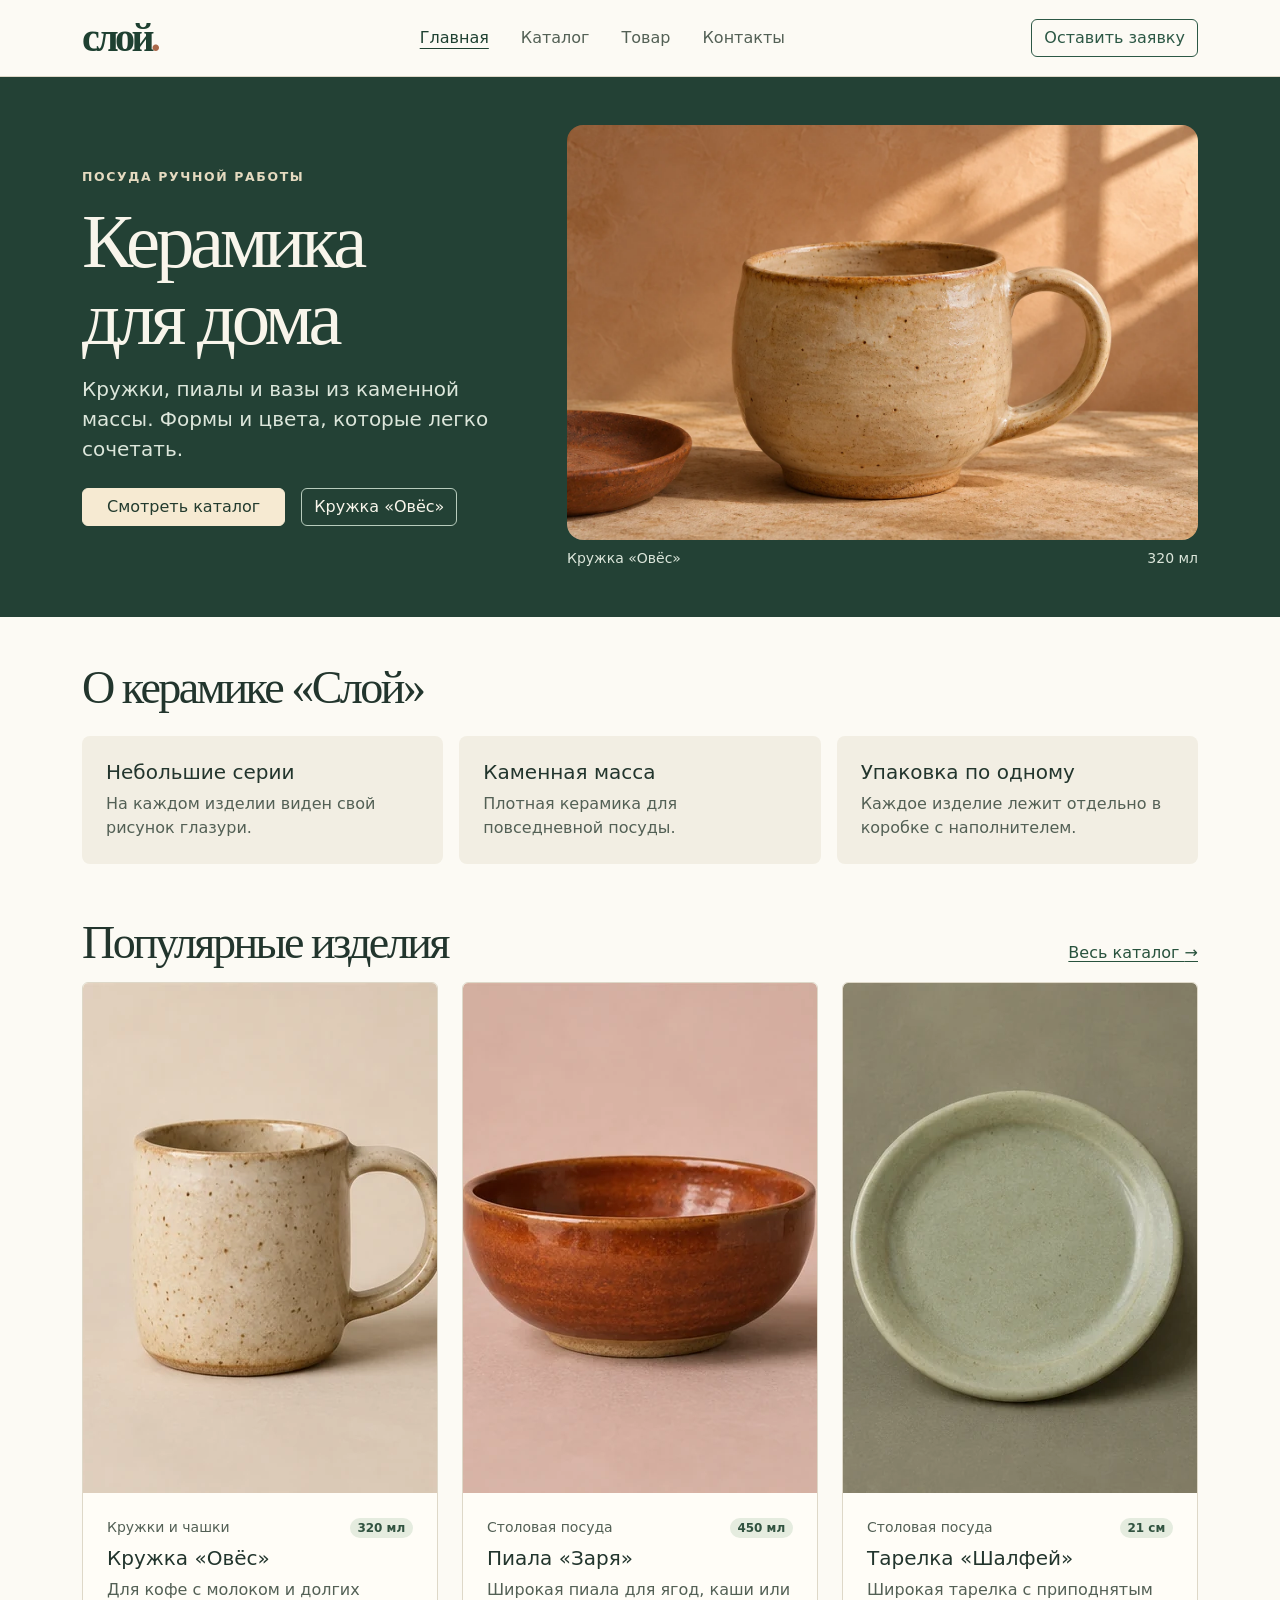
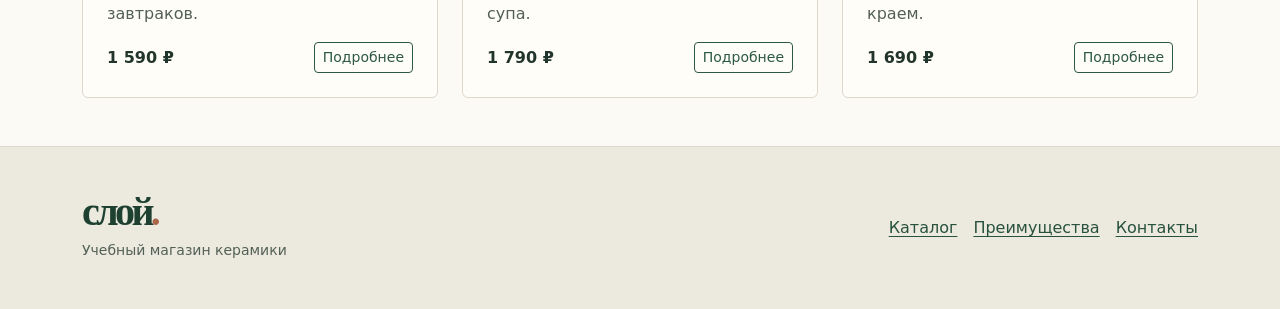
<file: index.html>
<!doctype html>
<html lang="ru">
<head>
  <meta charset="utf-8">
  <meta name="viewport" content="width=device-width, initial-scale=1">
  <meta name="description" content="Магазин «Слой». Посуда и предметы для дома из каменной керамики.">
  <title>Керамика ручной работы — Слой</title>
  <link rel="stylesheet" href="vendor/bootstrap/css/bootstrap.min.css">
  <link rel="stylesheet" href="css/custom.css">
  <link rel="icon" href="images/oves.webp" type="image/webp">
  <script src="vendor/bootstrap/js/bootstrap.bundle.min.js" defer></script>
</head>
<body id="top">
  <a class="visually-hidden-focusable skip-link" href="#main">К содержимому</a>
  <header class="border-bottom site-header">
    <nav class="navbar navbar-expand-md py-3" aria-label="Основная навигация">
      <div class="container">
        <a class="navbar-brand wordmark" href="index.html" aria-label="Слой, главная">слой<span>.</span></a>
        <button class="navbar-toggler" type="button" data-bs-toggle="collapse" data-bs-target="#site-menu" aria-controls="site-menu" aria-expanded="false" aria-label="Открыть меню">
          <span class="navbar-toggler-icon"></span>
        </button>
        <div class="collapse navbar-collapse" id="site-menu">
          <ul class="navbar-nav mx-md-auto gap-md-3">
            <li class="nav-item"><a class="nav-link active" aria-current="page" href="index.html">Главная</a></li>
            <li class="nav-item"><a class="nav-link" href="catalog.html">Каталог</a></li>
            <li class="nav-item"><a class="nav-link" href="product.html">Товар</a></li>
            <li class="nav-item"><a class="nav-link" href="contacts.html">Контакты</a></li>
          </ul>
          <a class="btn btn-outline-primary mt-2 mt-md-0" href="order.html">Оставить заявку</a>
        </div>
      </div>
    </nav>
  </header>
  <main id="main" tabindex="-1">
    <section class="container-fluid px-0 shop-hero" aria-labelledby="hero-title">
      <div class="container py-4 py-lg-5">
        <div class="row g-4 gx-lg-5 align-items-center">
          <div class="col-12 col-lg-5">
            <p class="shop-kicker mb-3">Посуда ручной работы</p>
            <h1 class="shop-display mb-3" id="hero-title">Керамика<br>для дома</h1>
            <p class="lead text-body-secondary mb-4">Кружки, пиалы и вазы из каменной массы. Формы и цвета, которые легко сочетать.</p>
            <div class="d-flex flex-wrap align-items-center gap-2 gap-sm-3">
              <a class="btn btn-primary px-4" href="catalog.html">Смотреть каталог</a>
              <a class="btn btn-outline-primary" href="product.html?item=oves">Кружка «Овёс»</a>
            </div>
          </div>
          <div class="col-12 col-lg-7">
            <figure class="mb-0 shop-figure" id="featured">
              <img class="img-fluid w-100 rounded-4 shop-hero-photo" src="images/hero.webp" width="1440" height="960" alt="Кружка «Овёс» в утреннем свете" fetchpriority="high">
              <figcaption class="d-flex justify-content-between gap-3 pt-2 small text-body-secondary">
                <span>Кружка «Овёс»</span><span>320 мл</span>
              </figcaption>
            </figure>
          </div>
        </div>
      </div>
    </section>

    <section class="container my-4 my-lg-5" id="advantages" aria-labelledby="advantages-title">
      <h2 class="shop-heading mb-3" id="advantages-title">О керамике «Слой»</h2>
      <div class="row g-3 py-2">
        <div class="col-12 col-md-4">
          <div class="shop-value rounded-3 p-3 p-xl-4 h-100">
            <h3 class="h5">Небольшие серии</h3>
            <p class="mb-0 text-body-secondary">На каждом изделии виден свой рисунок глазури.</p>
          </div>
        </div>
        <div class="col-12 col-md-4">
          <div class="shop-value rounded-3 p-3 p-xl-4 h-100">
            <h3 class="h5">Каменная масса</h3>
            <p class="mb-0 text-body-secondary">Плотная керамика для повседневной посуды.</p>
          </div>
        </div>
        <div class="col-12 col-md-4">
          <div class="shop-value rounded-3 p-3 p-xl-4 h-100">
            <h3 class="h5">Упаковка по одному</h3>
            <p class="mb-0 text-body-secondary">Каждое изделие лежит отдельно в коробке с наполнителем.</p>
          </div>
        </div>
      </div>
    </section>

    <section class="container my-4 my-lg-5" id="popular" aria-labelledby="popular-title">
      <div class="d-flex flex-wrap justify-content-between align-items-baseline gap-2 mb-3">
        <h2 class="shop-heading mb-0" id="popular-title">Популярные изделия</h2>
        <a href="catalog.html">Весь каталог <span aria-hidden="true">→</span></a>
      </div>
      <div class="row g-4">
          <div class="col-12 col-md-6 col-lg-4">
            <article class="card h-100 shop-card">
              <img class="card-img-top" src="images/oves.webp" width="510" height="510" alt="Песочная кружка с крапинками и широкой ручкой" loading="lazy">
              <div class="card-body d-flex flex-column p-3 p-xl-4">
                <div class="d-flex align-items-center justify-content-between gap-2 mb-2">
                  <p class="small text-body-secondary mb-0">Кружки и чашки</p>
                  <span class="badge rounded-pill shop-badge">320 мл</span>
                </div>
                <h3 class="card-title h5">Кружка «Овёс»</h3>
                <p class="card-text text-body-secondary">Для кофе с молоком и долгих завтраков.</p>
                <div class="d-flex flex-wrap justify-content-between align-items-center gap-2 mt-auto">
                  <strong>1 590 ₽</strong>
                  <a class="btn btn-outline-primary btn-sm" href="product.html?item=oves" aria-label="Подробнее о товаре Кружка «Овёс»">Подробнее</a>
                </div>
              </div>
            </article>
          </div>
          <div class="col-12 col-md-6 col-lg-4">
            <article class="card h-100 shop-card">
              <img class="card-img-top" src="images/zarya.webp" width="510" height="510" alt="Глянцевая терракотовая пиала на розовом фоне" loading="lazy">
              <div class="card-body d-flex flex-column p-3 p-xl-4">
                <div class="d-flex align-items-center justify-content-between gap-2 mb-2">
                  <p class="small text-body-secondary mb-0">Столовая посуда</p>
                  <span class="badge rounded-pill shop-badge">450 мл</span>
                </div>
                <h3 class="card-title h5">Пиала «Заря»</h3>
                <p class="card-text text-body-secondary">Широкая пиала для ягод, каши или супа.</p>
                <div class="d-flex flex-wrap justify-content-between align-items-center gap-2 mt-auto">
                  <strong>1 790 ₽</strong>
                  <a class="btn btn-outline-primary btn-sm" href="product.html?item=zarya" aria-label="Подробнее о товаре Пиала «Заря»">Подробнее</a>
                </div>
              </div>
            </article>
          </div>
          <div class="col-12 col-md-6 col-lg-4">
            <article class="card h-100 shop-card">
              <img class="card-img-top" src="images/shalfei.webp" width="510" height="510" alt="Матовая серо-зелёная тарелка с приподнятым бортиком" loading="lazy">
              <div class="card-body d-flex flex-column p-3 p-xl-4">
                <div class="d-flex align-items-center justify-content-between gap-2 mb-2">
                  <p class="small text-body-secondary mb-0">Столовая посуда</p>
                  <span class="badge rounded-pill shop-badge">21 см</span>
                </div>
                <h3 class="card-title h5">Тарелка «Шалфей»</h3>
                <p class="card-text text-body-secondary">Широкая тарелка с приподнятым краем.</p>
                <div class="d-flex flex-wrap justify-content-between align-items-center gap-2 mt-auto">
                  <strong>1 690 ₽</strong>
                  <a class="btn btn-outline-primary btn-sm" href="product.html?item=shalfei" aria-label="Подробнее о товаре Тарелка «Шалфей»">Подробнее</a>
                </div>
              </div>
            </article>
          </div>
      </div>
    </section>
  </main>
  <footer class="container-fluid border-top shop-footer" id="contacts">
    <div class="container py-4 py-md-5">
      <div class="row g-3 align-items-center">
        <div class="col-12 col-md-6">
          <a class="d-inline-block wordmark" href="index.html" aria-label="Слой, главная">слой<span>.</span></a>
          <p class="small text-body-secondary mt-2 mb-0">Учебный магазин керамики</p>
        </div>
        <div class="col-12 col-md-6">
          <div class="d-flex flex-wrap gap-3 justify-content-md-end">
            <a href="catalog.html">Каталог</a>
            <a href="index.html#advantages">Преимущества</a>
            <a href="contacts.html">Контакты</a>
          </div>
        </div>
      </div>
    </div>
  </footer>
</body>
</html>
</file>
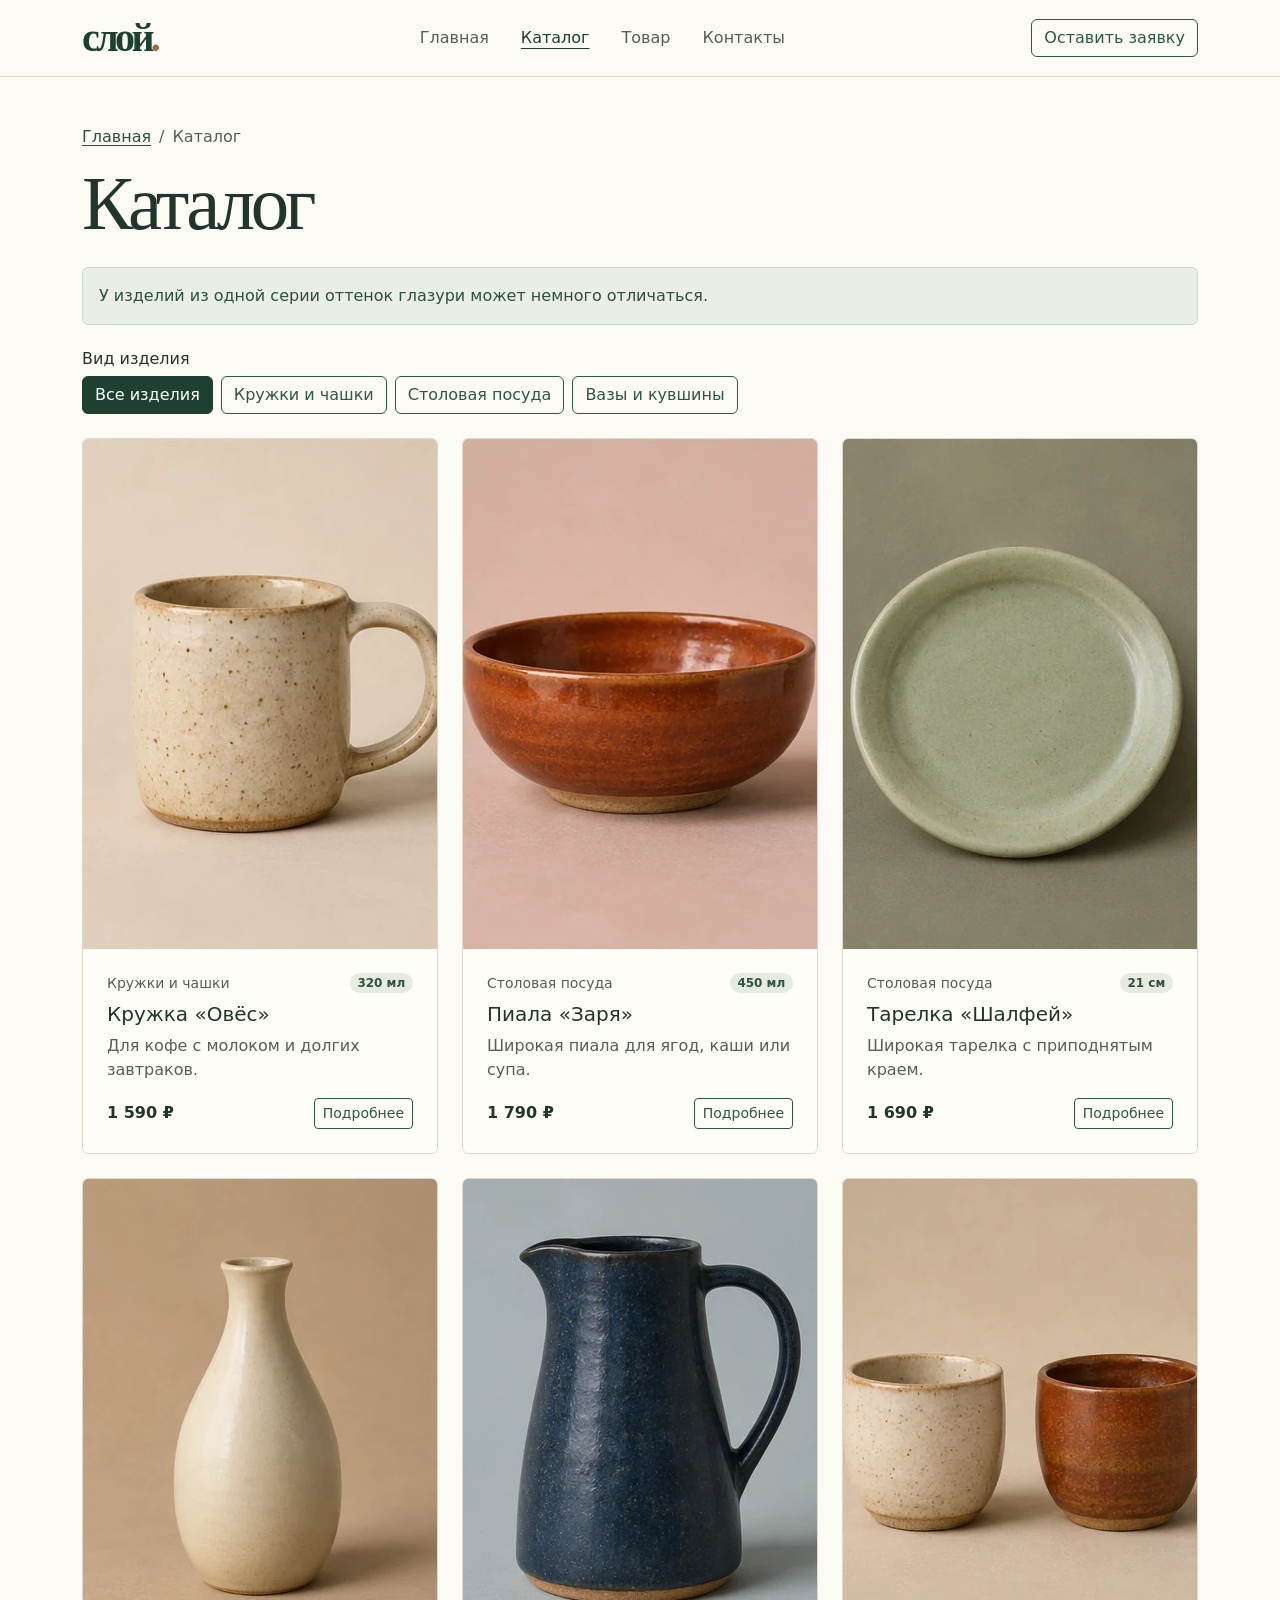
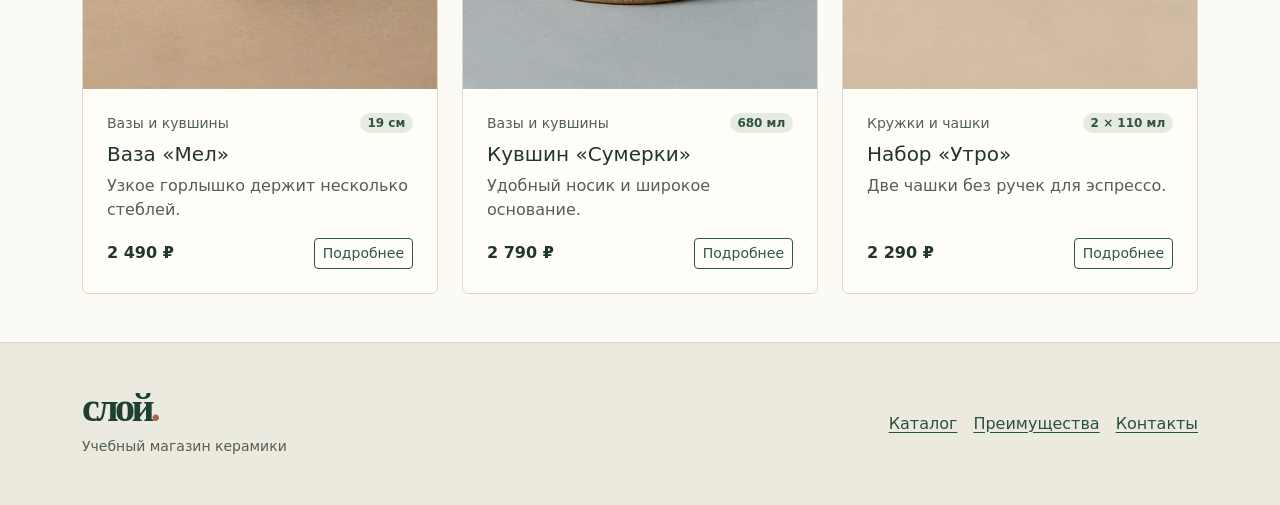
<file: catalog.html>
<!doctype html>
<html lang="ru">
<head>
  <meta charset="utf-8">
  <meta name="viewport" content="width=device-width, initial-scale=1">
  <meta name="description" content="Шесть изделий «Слой»: кружки, пиалы, тарелки, вазы и кувшины.">
  <title>Каталог керамики — Слой</title>
  <link rel="stylesheet" href="vendor/bootstrap/css/bootstrap.min.css">
  <link rel="stylesheet" href="css/custom.css">
  <link rel="icon" href="images/oves.webp" type="image/webp">
  <script src="vendor/bootstrap/js/bootstrap.bundle.min.js" defer></script>
</head>
<body id="top">
  <a class="visually-hidden-focusable skip-link" href="#main">К содержимому</a>
  <header class="border-bottom site-header">
    <nav class="navbar navbar-expand-md py-3" aria-label="Основная навигация">
      <div class="container">
        <a class="navbar-brand wordmark" href="index.html" aria-label="Слой, главная">слой<span>.</span></a>
        <button class="navbar-toggler" type="button" data-bs-toggle="collapse" data-bs-target="#site-menu" aria-controls="site-menu" aria-expanded="false" aria-label="Открыть меню">
          <span class="navbar-toggler-icon"></span>
        </button>
        <div class="collapse navbar-collapse" id="site-menu">
          <ul class="navbar-nav mx-md-auto gap-md-3">
            <li class="nav-item"><a class="nav-link" href="index.html">Главная</a></li>
            <li class="nav-item"><a class="nav-link active" aria-current="page" href="catalog.html">Каталог</a></li>
            <li class="nav-item"><a class="nav-link" href="product.html">Товар</a></li>
            <li class="nav-item"><a class="nav-link" href="contacts.html">Контакты</a></li>
          </ul>
          <a class="btn btn-outline-primary mt-2 mt-md-0" href="order.html">Оставить заявку</a>
        </div>
      </div>
    </nav>
  </header>
  <main id="main" tabindex="-1">
    <section class="container py-4 py-lg-5 catalog-section" aria-labelledby="catalog-title">
      <nav aria-label="Путь к странице">
        <ol class="breadcrumb small">
          <li class="breadcrumb-item"><a href="index.html">Главная</a></li>
          <li class="breadcrumb-item active" aria-current="page">Каталог</li>
        </ol>
      </nav>
      <h1 class="shop-display mb-2" id="catalog-title">Каталог</h1>
      <div class="alert shop-alert my-4" role="note">У изделий из одной серии оттенок глазури может немного отличаться.</div>
      <fieldset class="mb-4">
        <legend class="h6 mb-2">Вид изделия</legend>
        <div class="d-flex flex-wrap gap-2">
          <input class="btn-check" type="radio" name="product-category" id="category-all" checked>
          <label class="btn btn-outline-primary" for="category-all">Все изделия</label>
          <input class="btn-check" type="radio" name="product-category" id="category-drinks">
          <label class="btn btn-outline-primary" for="category-drinks">Кружки и чашки</label>
          <input class="btn-check" type="radio" name="product-category" id="category-table">
          <label class="btn btn-outline-primary" for="category-table">Столовая посуда</label>
          <input class="btn-check" type="radio" name="product-category" id="category-decor">
          <label class="btn btn-outline-primary" for="category-decor">Вазы и кувшины</label>
        </div>
      </fieldset>
      <section aria-labelledby="items-title">
        <h2 class="visually-hidden" id="items-title">Изделия</h2>
        <div class="row g-4">
          <div class="col-12 col-md-6 col-lg-4 catalog-item" data-category="drinks">
            <article class="card h-100 shop-card">
              <img class="card-img-top" src="images/oves.webp" width="510" height="510" alt="Песочная кружка с крапинками и широкой ручкой" loading="lazy">
              <div class="card-body d-flex flex-column p-3 p-xl-4">
                <div class="d-flex align-items-center justify-content-between gap-2 mb-2">
                  <p class="small text-body-secondary mb-0">Кружки и чашки</p>
                  <span class="badge rounded-pill shop-badge">320 мл</span>
                </div>
                <h3 class="card-title h5">Кружка «Овёс»</h3>
                <p class="card-text text-body-secondary">Для кофе с молоком и долгих завтраков.</p>
                <div class="d-flex flex-wrap justify-content-between align-items-center gap-2 mt-auto">
                  <strong>1 590 ₽</strong>
                  <a class="btn btn-outline-primary btn-sm" href="product.html?item=oves" aria-label="Подробнее о товаре Кружка «Овёс»">Подробнее</a>
                </div>
              </div>
            </article>
          </div>
          <div class="col-12 col-md-6 col-lg-4 catalog-item" data-category="table">
            <article class="card h-100 shop-card">
              <img class="card-img-top" src="images/zarya.webp" width="510" height="510" alt="Глянцевая терракотовая пиала на розовом фоне" loading="lazy">
              <div class="card-body d-flex flex-column p-3 p-xl-4">
                <div class="d-flex align-items-center justify-content-between gap-2 mb-2">
                  <p class="small text-body-secondary mb-0">Столовая посуда</p>
                  <span class="badge rounded-pill shop-badge">450 мл</span>
                </div>
                <h3 class="card-title h5">Пиала «Заря»</h3>
                <p class="card-text text-body-secondary">Широкая пиала для ягод, каши или супа.</p>
                <div class="d-flex flex-wrap justify-content-between align-items-center gap-2 mt-auto">
                  <strong>1 790 ₽</strong>
                  <a class="btn btn-outline-primary btn-sm" href="product.html?item=zarya" aria-label="Подробнее о товаре Пиала «Заря»">Подробнее</a>
                </div>
              </div>
            </article>
          </div>
          <div class="col-12 col-md-6 col-lg-4 catalog-item" data-category="table">
            <article class="card h-100 shop-card">
              <img class="card-img-top" src="images/shalfei.webp" width="510" height="510" alt="Матовая серо-зелёная тарелка с приподнятым бортиком" loading="lazy">
              <div class="card-body d-flex flex-column p-3 p-xl-4">
                <div class="d-flex align-items-center justify-content-between gap-2 mb-2">
                  <p class="small text-body-secondary mb-0">Столовая посуда</p>
                  <span class="badge rounded-pill shop-badge">21 см</span>
                </div>
                <h3 class="card-title h5">Тарелка «Шалфей»</h3>
                <p class="card-text text-body-secondary">Широкая тарелка с приподнятым краем.</p>
                <div class="d-flex flex-wrap justify-content-between align-items-center gap-2 mt-auto">
                  <strong>1 690 ₽</strong>
                  <a class="btn btn-outline-primary btn-sm" href="product.html?item=shalfei" aria-label="Подробнее о товаре Тарелка «Шалфей»">Подробнее</a>
                </div>
              </div>
            </article>
          </div>
          <div class="col-12 col-md-6 col-lg-4 catalog-item" data-category="decor">
            <article class="card h-100 shop-card">
              <img class="card-img-top" src="images/mel.webp" width="510" height="510" alt="Небольшая молочная ваза с узким горлышком" loading="lazy">
              <div class="card-body d-flex flex-column p-3 p-xl-4">
                <div class="d-flex align-items-center justify-content-between gap-2 mb-2">
                  <p class="small text-body-secondary mb-0">Вазы и кувшины</p>
                  <span class="badge rounded-pill shop-badge">19 см</span>
                </div>
                <h3 class="card-title h5">Ваза «Мел»</h3>
                <p class="card-text text-body-secondary">Узкое горлышко держит несколько стеблей.</p>
                <div class="d-flex flex-wrap justify-content-between align-items-center gap-2 mt-auto">
                  <strong>2 490 ₽</strong>
                  <a class="btn btn-outline-primary btn-sm" href="product.html?item=mel" aria-label="Подробнее о товаре Ваза «Мел»">Подробнее</a>
                </div>
              </div>
            </article>
          </div>
          <div class="col-12 col-md-6 col-lg-4 catalog-item" data-category="decor">
            <article class="card h-100 shop-card">
              <img class="card-img-top" src="images/sumerki.webp" width="510" height="510" alt="Тёмно-синий кувшин с изогнутой ручкой" loading="lazy">
              <div class="card-body d-flex flex-column p-3 p-xl-4">
                <div class="d-flex align-items-center justify-content-between gap-2 mb-2">
                  <p class="small text-body-secondary mb-0">Вазы и кувшины</p>
                  <span class="badge rounded-pill shop-badge">680 мл</span>
                </div>
                <h3 class="card-title h5">Кувшин «Сумерки»</h3>
                <p class="card-text text-body-secondary">Удобный носик и широкое основание.</p>
                <div class="d-flex flex-wrap justify-content-between align-items-center gap-2 mt-auto">
                  <strong>2 790 ₽</strong>
                  <a class="btn btn-outline-primary btn-sm" href="product.html?item=sumerki" aria-label="Подробнее о товаре Кувшин «Сумерки»">Подробнее</a>
                </div>
              </div>
            </article>
          </div>
          <div class="col-12 col-md-6 col-lg-4 catalog-item" data-category="drinks">
            <article class="card h-100 shop-card">
              <img class="card-img-top" src="images/para.webp" width="510" height="510" alt="Пара маленьких чашек кремового и терракотового цвета" loading="lazy">
              <div class="card-body d-flex flex-column p-3 p-xl-4">
                <div class="d-flex align-items-center justify-content-between gap-2 mb-2">
                  <p class="small text-body-secondary mb-0">Кружки и чашки</p>
                  <span class="badge rounded-pill shop-badge">2 × 110 мл</span>
                </div>
                <h3 class="card-title h5">Набор «Утро»</h3>
                <p class="card-text text-body-secondary">Две чашки без ручек для эспрессо.</p>
                <div class="d-flex flex-wrap justify-content-between align-items-center gap-2 mt-auto">
                  <strong>2 290 ₽</strong>
                  <a class="btn btn-outline-primary btn-sm" href="product.html?item=para" aria-label="Подробнее о товаре Набор «Утро»">Подробнее</a>
                </div>
              </div>
            </article>
          </div>
        </div>
      </section>
    </section>
  </main>
  <footer class="container-fluid border-top shop-footer" id="contacts">
    <div class="container py-4 py-md-5">
      <div class="row g-3 align-items-center">
        <div class="col-12 col-md-6">
          <a class="d-inline-block wordmark" href="index.html" aria-label="Слой, главная">слой<span>.</span></a>
          <p class="small text-body-secondary mt-2 mb-0">Учебный магазин керамики</p>
        </div>
        <div class="col-12 col-md-6">
          <div class="d-flex flex-wrap gap-3 justify-content-md-end">
            <a href="catalog.html">Каталог</a>
            <a href="index.html#advantages">Преимущества</a>
            <a href="contacts.html">Контакты</a>
          </div>
        </div>
      </div>
    </div>
  </footer>
</body>
</html>
</file>
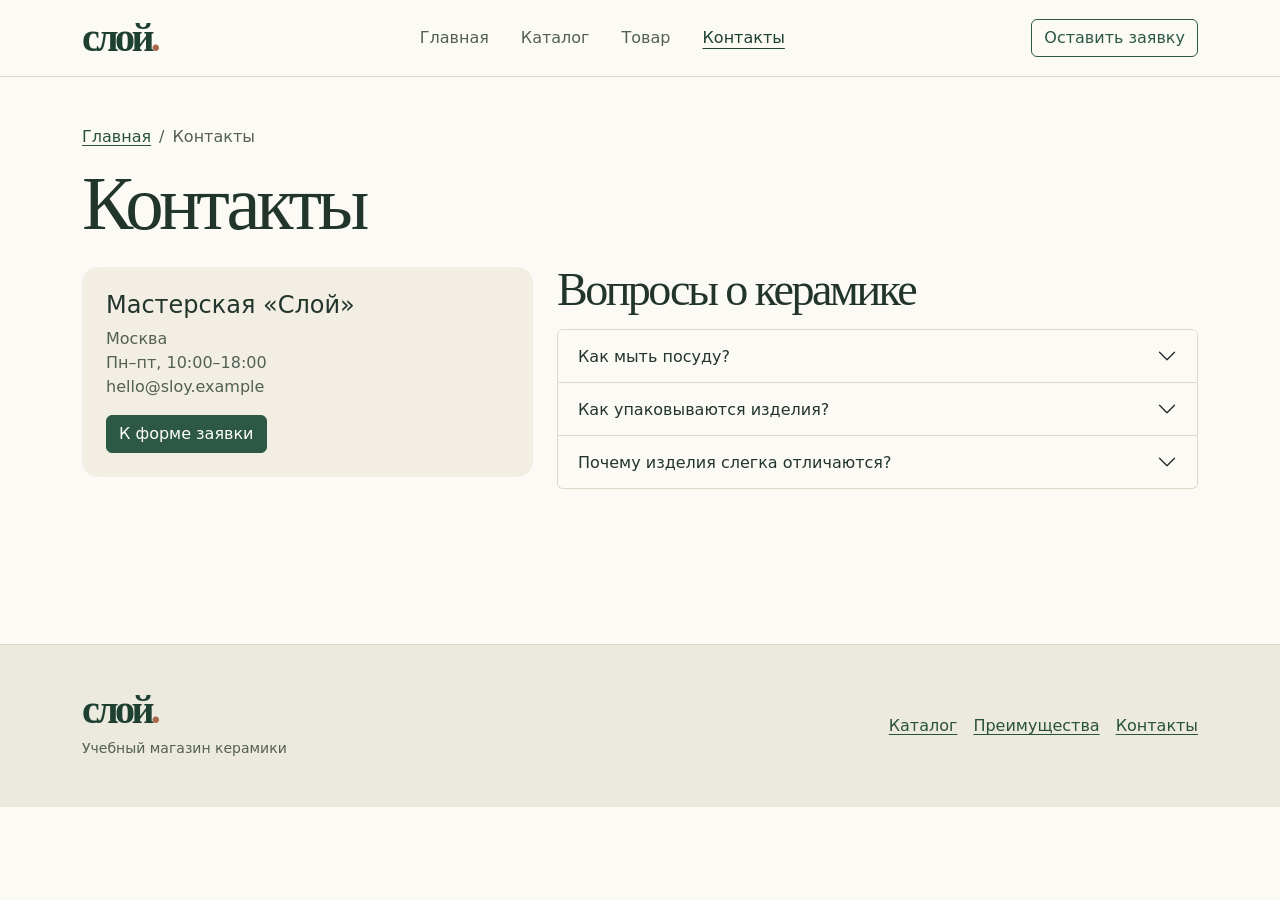
<file: contacts.html>
<!doctype html>
<html lang="ru">
<head>
  <meta charset="utf-8">
  <meta name="viewport" content="width=device-width, initial-scale=1">
  <meta name="description" content="Контакты учебной мастерской и ответы на вопросы об упаковке и уходе за керамикой.">
  <title>Контакты и уход — Слой</title>
  <link rel="stylesheet" href="vendor/bootstrap/css/bootstrap.min.css">
  <link rel="stylesheet" href="css/custom.css">
  <link rel="icon" href="images/oves.webp" type="image/webp">
  <script src="vendor/bootstrap/js/bootstrap.bundle.min.js" defer></script>
</head>
<body id="top">
  <a class="visually-hidden-focusable skip-link" href="#main">К содержимому</a>
  <header class="border-bottom site-header">
    <nav class="navbar navbar-expand-md py-3" aria-label="Основная навигация">
      <div class="container">
        <a class="navbar-brand wordmark" href="index.html" aria-label="Слой, главная">слой<span>.</span></a>
        <button class="navbar-toggler" type="button" data-bs-toggle="collapse" data-bs-target="#site-menu" aria-controls="site-menu" aria-expanded="false" aria-label="Открыть меню">
          <span class="navbar-toggler-icon"></span>
        </button>
        <div class="collapse navbar-collapse" id="site-menu">
          <ul class="navbar-nav mx-md-auto gap-md-3">
            <li class="nav-item"><a class="nav-link" href="index.html">Главная</a></li>
            <li class="nav-item"><a class="nav-link" href="catalog.html">Каталог</a></li>
            <li class="nav-item"><a class="nav-link" href="product.html">Товар</a></li>
            <li class="nav-item"><a class="nav-link active" aria-current="page" href="contacts.html">Контакты</a></li>
          </ul>
          <a class="btn btn-outline-primary mt-2 mt-md-0" href="order.html">Оставить заявку</a>
        </div>
      </div>
    </nav>
  </header>
  <main id="main" tabindex="-1">
    <section class="container py-4 py-lg-5" aria-labelledby="contact-title">
      <nav aria-label="Путь к странице">
        <ol class="breadcrumb small">
          <li class="breadcrumb-item"><a href="index.html">Главная</a></li>
          <li class="breadcrumb-item active" aria-current="page">Контакты</li>
        </ol>
      </nav>
      <h1 class="shop-display mb-4" id="contact-title">Контакты</h1>
      <div class="row g-4 align-items-start">
        <div class="col-12 col-lg-5">
          <div class="shop-value rounded-4 p-3 p-md-4">
            <h2 class="h4">Мастерская «Слой»</h2>
            <address class="text-body-secondary mb-3">Москва<br>Пн–пт, 10:00–18:00<br>hello@sloy.example</address>
            <a class="btn btn-primary" href="order.html">К форме заявки</a>
          </div>
        </div>
        <div class="col-12 col-lg-7">
          <h2 class="shop-heading mb-3">Вопросы о керамике</h2>
          <div class="accordion" id="care-faq">
            <div class="accordion-item">
              <h3 class="accordion-header">
                <button class="accordion-button collapsed" type="button" data-bs-toggle="collapse" data-bs-target="#care-wash" aria-expanded="false" aria-controls="care-wash">Как мыть посуду?</button>
              </h3>
              <div class="accordion-collapse collapse" id="care-wash" data-bs-parent="#care-faq">
                <div class="accordion-body">Используй тёплую воду и мягкую губку. Перед мытьём дай горячей посуде остыть.</div>
              </div>
            </div>
            <div class="accordion-item">
              <h3 class="accordion-header">
                <button class="accordion-button collapsed" type="button" data-bs-toggle="collapse" data-bs-target="#care-pack" aria-expanded="false" aria-controls="care-pack">Как упаковываются изделия?</button>
              </h3>
              <div class="accordion-collapse collapse" id="care-pack" data-bs-parent="#care-faq">
                <div class="accordion-body">Каждый предмет лежит в отдельной коробке с наполнителем. В заявке можно указать, если упаковка нужна для подарка.</div>
              </div>
            </div>
            <div class="accordion-item">
              <h3 class="accordion-header">
                <button class="accordion-button collapsed" type="button" data-bs-toggle="collapse" data-bs-target="#care-color" aria-expanded="false" aria-controls="care-color">Почему изделия слегка отличаются?</button>
              </h3>
              <div class="accordion-collapse collapse" id="care-color" data-bs-parent="#care-faq">
                <div class="accordion-body">Рисунок и оттенок глазури немного меняются при обжиге. Размеры каждой модели указаны в карточке.</div>
              </div>
            </div>
          </div>
        </div>
      </div>
    </section>
  </main>
  <footer class="container-fluid border-top shop-footer" id="contacts">
    <div class="container py-4 py-md-5">
      <div class="row g-3 align-items-center">
        <div class="col-12 col-md-6">
          <a class="d-inline-block wordmark" href="index.html" aria-label="Слой, главная">слой<span>.</span></a>
          <p class="small text-body-secondary mt-2 mb-0">Учебный магазин керамики</p>
        </div>
        <div class="col-12 col-md-6">
          <div class="d-flex flex-wrap gap-3 justify-content-md-end">
            <a href="catalog.html">Каталог</a>
            <a href="index.html#advantages">Преимущества</a>
            <a href="contacts.html">Контакты</a>
          </div>
        </div>
      </div>
    </div>
  </footer>
</body>
</html>
</file>
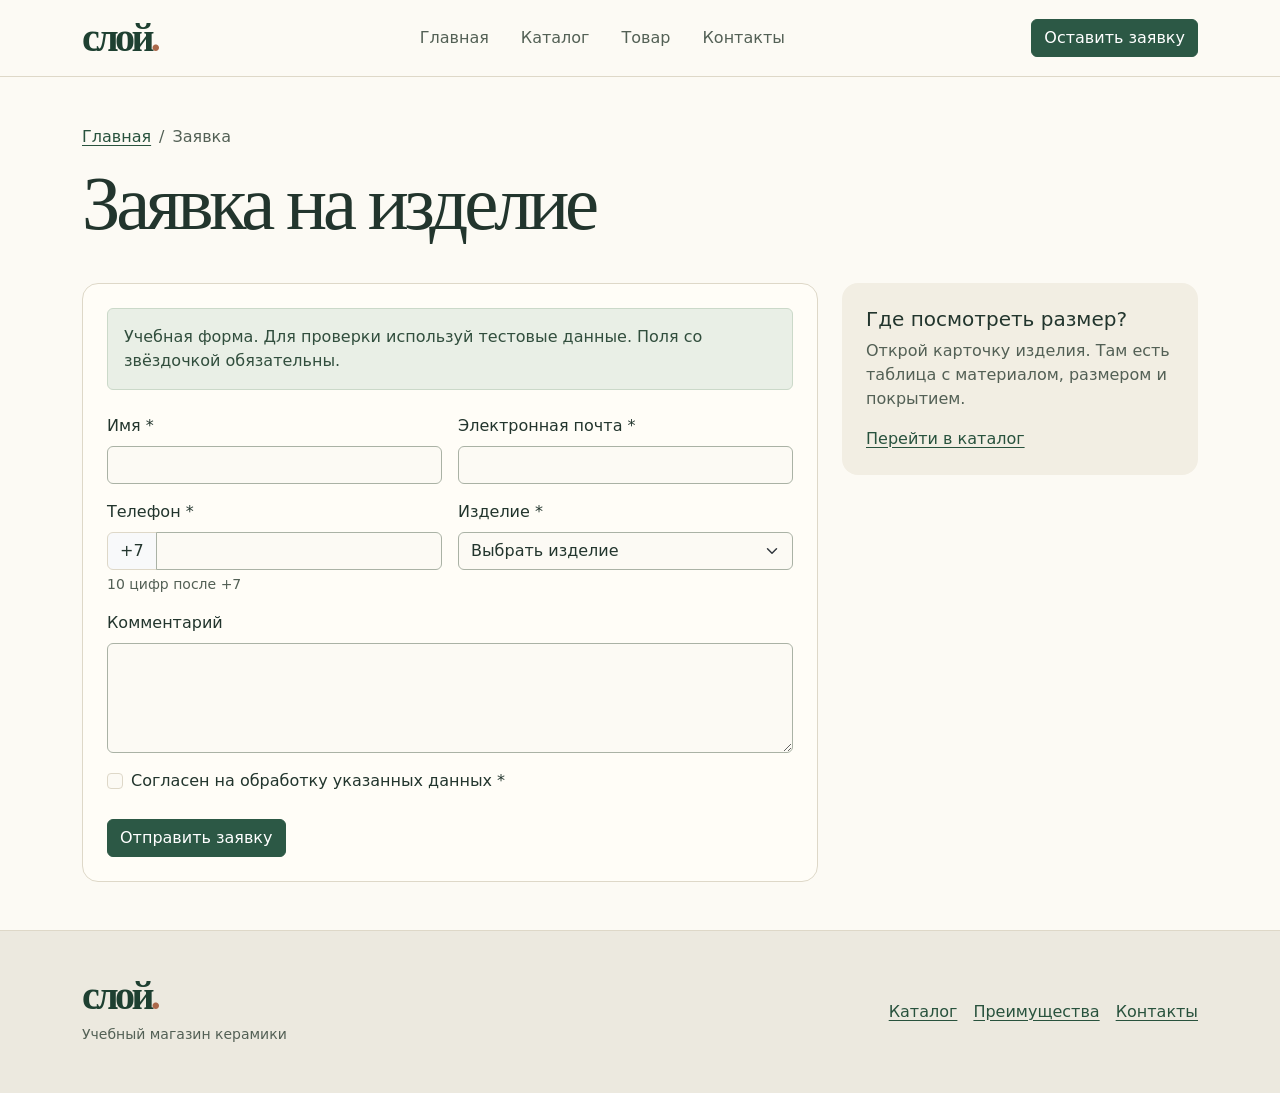
<file: order.html>
<!doctype html>
<html lang="ru">
<head>
  <meta charset="utf-8">
  <meta name="viewport" content="width=device-width, initial-scale=1">
  <meta name="description" content="Форма заявки «Слой» с выбором изделия и проверкой обязательных полей.">
  <title>Заявка на изделие — Слой</title>
  <link rel="stylesheet" href="vendor/bootstrap/css/bootstrap.min.css">
  <link rel="stylesheet" href="css/custom.css">
  <link rel="icon" href="images/oves.webp" type="image/webp">
  <script src="vendor/bootstrap/js/bootstrap.bundle.min.js" defer></script>
  <script src="js/shop.js" defer></script>
</head>
<body id="top">
  <a class="visually-hidden-focusable skip-link" href="#main">К содержимому</a>
  <header class="border-bottom site-header">
    <nav class="navbar navbar-expand-md py-3" aria-label="Основная навигация">
      <div class="container">
        <a class="navbar-brand wordmark" href="index.html" aria-label="Слой, главная">слой<span>.</span></a>
        <button class="navbar-toggler" type="button" data-bs-toggle="collapse" data-bs-target="#site-menu" aria-controls="site-menu" aria-expanded="false" aria-label="Открыть меню">
          <span class="navbar-toggler-icon"></span>
        </button>
        <div class="collapse navbar-collapse" id="site-menu">
          <ul class="navbar-nav mx-md-auto gap-md-3">
            <li class="nav-item"><a class="nav-link" href="index.html">Главная</a></li>
            <li class="nav-item"><a class="nav-link" href="catalog.html">Каталог</a></li>
            <li class="nav-item"><a class="nav-link" href="product.html">Товар</a></li>
            <li class="nav-item"><a class="nav-link" href="contacts.html">Контакты</a></li>
          </ul>
          <a class="btn btn-outline-primary mt-2 mt-md-0" href="order.html" aria-current="page">Оставить заявку</a>
        </div>
      </div>
    </nav>
  </header>
  <main id="main" tabindex="-1">
    <section class="container py-4 py-lg-5" aria-labelledby="order-title">
      <nav aria-label="Путь к странице">
        <ol class="breadcrumb small">
          <li class="breadcrumb-item"><a href="index.html">Главная</a></li>
          <li class="breadcrumb-item active" aria-current="page">Заявка</li>
        </ol>
      </nav>
      <h1 class="shop-display mb-3" id="order-title">Заявка на изделие</h1>
      <div class="row g-4 mt-1">
        <div class="col-12 col-lg-8">
          <dialog class="shop-form-dialog" open aria-label="Форма заявки">
            <form class="border rounded-4 p-3 p-md-4 shop-panel" method="dialog" autocomplete="off">
              <div class="alert shop-alert mb-4" role="note">Учебная форма. Для проверки используй тестовые данные. Поля со звёздочкой обязательны.</div>
              <div class="row g-3">
                <div class="col-12 col-md-6">
                  <label class="form-label" for="customer-name">Имя *</label>
                  <input class="form-control" id="customer-name" name="customer_name" type="text" maxlength="80" required>
                </div>
                <div class="col-12 col-md-6">
                  <label class="form-label" for="email">Электронная почта *</label>
                  <input class="form-control" id="email" name="email" type="email" maxlength="120" required>
                </div>
                <div class="col-12 col-md-6">
                  <label class="form-label" for="phone">Телефон *</label>
                  <div class="input-group">
                    <span class="input-group-text" id="phone-prefix">+7</span>
                    <input class="form-control" id="phone" name="phone" type="tel" inputmode="numeric" pattern="[0-9]{10}" maxlength="10" aria-describedby="phone-prefix phone-hint" required>
                  </div>
                  <div class="form-text" id="phone-hint">10 цифр после +7</div>
                </div>
                <div class="col-12 col-md-6">
                  <label class="form-label" for="order-item">Изделие *</label>
                  <select class="form-select" id="order-item" name="product" required>
                    <option value="" selected disabled>Выбрать изделие</option>
                    <option value="oves">Кружка «Овёс»</option>
                    <option value="zarya">Пиала «Заря»</option>
                    <option value="shalfei">Тарелка «Шалфей»</option>
                    <option value="mel">Ваза «Мел»</option>
                    <option value="sumerki">Кувшин «Сумерки»</option>
                    <option value="para">Набор «Утро»</option>
                  </select>
                </div>
                <div class="col-12">
                  <label class="form-label" for="comment">Комментарий</label>
                  <textarea class="form-control" id="comment" name="comment" rows="4" maxlength="500"></textarea>
                </div>
                <div class="col-12">
                  <div class="form-check">
                    <input class="form-check-input" id="consent" name="consent" type="checkbox" required>
                    <label class="form-check-label" for="consent">Согласен на обработку указанных данных *</label>
                  </div>
                </div>
                <div class="col-12 mt-4">
                  <button class="btn btn-primary" type="submit" value="complete">Отправить заявку</button>
                </div>
              </div>
            </form>
          </dialog>
          <section class="alert alert-success order-response" aria-labelledby="order-result-title" aria-live="polite">
            <h2 class="alert-heading h4" id="order-result-title">Форма заполнена</h2>
            <p>Поля прошли проверку. Тестовые данные остались в браузере.</p>
            <a class="btn btn-outline-primary" href="order.html">Заполнить ещё раз</a>
          </section>
        </div>
        <aside class="col-12 col-lg-4">
          <div class="shop-value rounded-4 p-3 p-md-4">
            <h2 class="h5">Где посмотреть размер?</h2>
            <p class="text-body-secondary">Открой карточку изделия. Там есть таблица с материалом, размером и покрытием.</p>
            <a href="catalog.html">Перейти в каталог</a>
          </div>
        </aside>
      </div>
    </section>
  </main>
  <footer class="container-fluid border-top shop-footer" id="contacts">
    <div class="container py-4 py-md-5">
      <div class="row g-3 align-items-center">
        <div class="col-12 col-md-6">
          <a class="d-inline-block wordmark" href="index.html" aria-label="Слой, главная">слой<span>.</span></a>
          <p class="small text-body-secondary mt-2 mb-0">Учебный магазин керамики</p>
        </div>
        <div class="col-12 col-md-6">
          <div class="d-flex flex-wrap gap-3 justify-content-md-end">
            <a href="catalog.html">Каталог</a>
            <a href="index.html#advantages">Преимущества</a>
            <a href="contacts.html">Контакты</a>
          </div>
        </div>
      </div>
    </div>
  </footer>
</body>
</html>
</file>
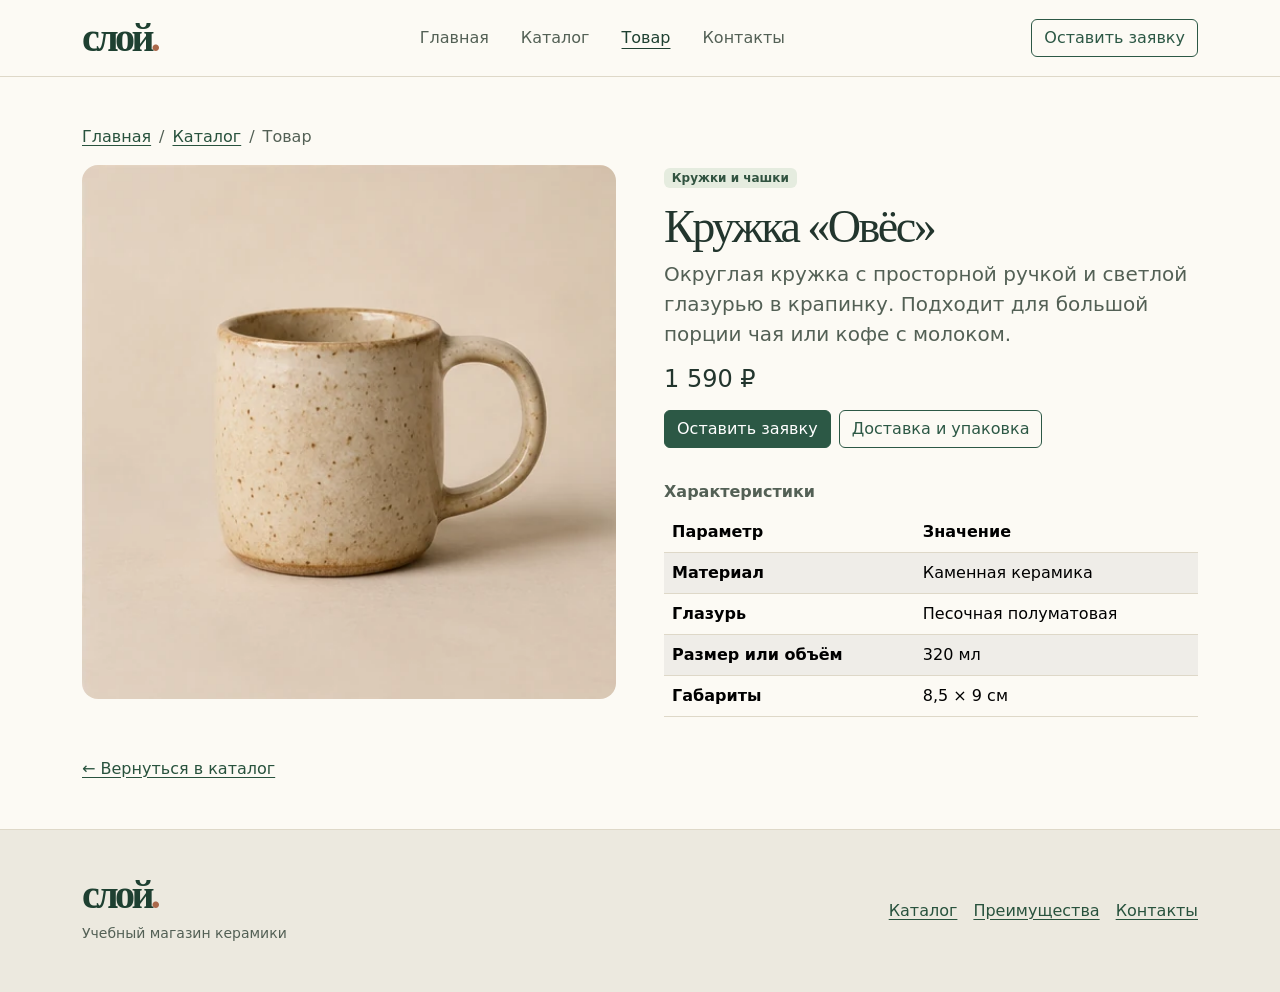
<file: product.html>
<!doctype html>
<html lang="ru">
<head>
  <meta charset="utf-8">
  <meta name="viewport" content="width=device-width, initial-scale=1">
  <meta name="description" content="Подробности об изделии «Слой»: фото, материал, размеры, цена и условия упаковки.">
  <title>Карточка изделия — Слой</title>
  <link rel="stylesheet" href="vendor/bootstrap/css/bootstrap.min.css">
  <link rel="stylesheet" href="css/custom.css">
  <link rel="icon" href="images/oves.webp" type="image/webp">
  <script src="vendor/bootstrap/js/bootstrap.bundle.min.js" defer></script>
  <script src="js/shop.js" defer></script>
</head>
<body id="top">
  <a class="visually-hidden-focusable skip-link" href="#main">К содержимому</a>
  <header class="border-bottom site-header">
    <nav class="navbar navbar-expand-md py-3" aria-label="Основная навигация">
      <div class="container">
        <a class="navbar-brand wordmark" href="index.html" aria-label="Слой, главная">слой<span>.</span></a>
        <button class="navbar-toggler" type="button" data-bs-toggle="collapse" data-bs-target="#site-menu" aria-controls="site-menu" aria-expanded="false" aria-label="Открыть меню">
          <span class="navbar-toggler-icon"></span>
        </button>
        <div class="collapse navbar-collapse" id="site-menu">
          <ul class="navbar-nav mx-md-auto gap-md-3">
            <li class="nav-item"><a class="nav-link" href="index.html">Главная</a></li>
            <li class="nav-item"><a class="nav-link" href="catalog.html">Каталог</a></li>
            <li class="nav-item"><a class="nav-link active" aria-current="page" href="product.html">Товар</a></li>
            <li class="nav-item"><a class="nav-link" href="contacts.html">Контакты</a></li>
          </ul>
          <a class="btn btn-outline-primary mt-2 mt-md-0" href="order.html">Оставить заявку</a>
        </div>
      </div>
    </nav>
  </header>
  <main id="main" tabindex="-1">
    <section class="container py-4 py-lg-5" aria-labelledby="product-title">
      <nav aria-label="Путь к странице">
        <ol class="breadcrumb small">
          <li class="breadcrumb-item"><a href="index.html">Главная</a></li>
          <li class="breadcrumb-item"><a href="catalog.html">Каталог</a></li>
          <li class="breadcrumb-item active" aria-current="page">Товар</li>
        </ol>
      </nav>
      <h1 id="product-title" class="visually-hidden">Карточка изделия</h1>
      <div>
        <article class="row g-4 gx-lg-5 product-panel" data-product="oves" aria-labelledby="title-oves">
          <div class="col-12 col-md-6">
            <img class="img-fluid w-100 rounded-4 product-photo" src="images/oves.webp" width="510" height="510" alt="Песочная кружка с крапинками и широкой ручкой">
          </div>
          <div class="col-12 col-md-6">
            <span class="badge shop-badge mb-3">Кружки и чашки</span>
            <h2 class="shop-heading mb-2" id="title-oves">Кружка «Овёс»</h2>
            <p class="lead text-body-secondary">Округлая кружка с просторной ручкой и светлой глазурью в крапинку. Подходит для большой порции чая или кофе с молоком.</p>
            <p class="h4 mb-3">1 590 ₽</p>
            <div class="d-flex flex-wrap gap-2 mb-4">
              <a class="btn btn-primary" href="order.html?item=oves">Оставить заявку</a>
              <button class="btn btn-outline-primary" type="button" data-bs-toggle="modal" data-bs-target="#delivery-modal">Доставка и упаковка</button>
            </div>
            <div class="table-responsive">
              <table class="table table-striped align-middle caption-top">
                <caption class="fw-semibold">Характеристики</caption>
                <thead><tr><th scope="col">Параметр</th><th scope="col">Значение</th></tr></thead>
                <tbody>
                  <tr><th scope="row">Материал</th><td>Каменная керамика</td></tr>
                  <tr><th scope="row">Глазурь</th><td>Песочная полуматовая</td></tr>
                  <tr><th scope="row">Размер или объём</th><td>320 мл</td></tr>
                  <tr><th scope="row">Габариты</th><td>8,5 × 9 см</td></tr>
                </tbody>
              </table>
            </div>
          </div>
        </article>
        <article class="row g-4 gx-lg-5 product-panel" data-product="zarya" aria-labelledby="title-zarya" hidden>
          <div class="col-12 col-md-6">
            <img class="img-fluid w-100 rounded-4 product-photo" src="images/zarya.webp" width="510" height="510" alt="Глянцевая терракотовая пиала на розовом фоне" loading="lazy">
          </div>
          <div class="col-12 col-md-6">
            <span class="badge shop-badge mb-3">Столовая посуда</span>
            <h2 class="shop-heading mb-2" id="title-zarya">Пиала «Заря»</h2>
            <p class="lead text-body-secondary">Глубокая пиала с широким краем. Терракотовая глазурь темнеет у бортика и ярче выглядит на свету.</p>
            <p class="h4 mb-3">1 790 ₽</p>
            <div class="d-flex flex-wrap gap-2 mb-4">
              <a class="btn btn-primary" href="order.html?item=zarya">Оставить заявку</a>
              <button class="btn btn-outline-primary" type="button" data-bs-toggle="modal" data-bs-target="#delivery-modal">Доставка и упаковка</button>
            </div>
            <div class="table-responsive">
              <table class="table table-striped align-middle caption-top">
                <caption class="fw-semibold">Характеристики</caption>
                <thead><tr><th scope="col">Параметр</th><th scope="col">Значение</th></tr></thead>
                <tbody>
                  <tr><th scope="row">Материал</th><td>Каменная керамика</td></tr>
                  <tr><th scope="row">Глазурь</th><td>Глянцевая терракотовая</td></tr>
                  <tr><th scope="row">Размер или объём</th><td>450 мл</td></tr>
                  <tr><th scope="row">Габариты</th><td>15 × 6 см</td></tr>
                </tbody>
              </table>
            </div>
          </div>
        </article>
        <article class="row g-4 gx-lg-5 product-panel" data-product="shalfei" aria-labelledby="title-shalfei" hidden>
          <div class="col-12 col-md-6">
            <img class="img-fluid w-100 rounded-4 product-photo" src="images/shalfei.webp" width="510" height="510" alt="Матовая серо-зелёная тарелка с приподнятым бортиком" loading="lazy">
          </div>
          <div class="col-12 col-md-6">
            <span class="badge shop-badge mb-3">Столовая посуда</span>
            <h2 class="shop-heading mb-2" id="title-shalfei">Тарелка «Шалфей»</h2>
            <p class="lead text-body-secondary">Приподнятый край удерживает соус. Матовая зелёная глазурь хорошо сочетается со светлой посудой.</p>
            <p class="h4 mb-3">1 690 ₽</p>
            <div class="d-flex flex-wrap gap-2 mb-4">
              <a class="btn btn-primary" href="order.html?item=shalfei">Оставить заявку</a>
              <button class="btn btn-outline-primary" type="button" data-bs-toggle="modal" data-bs-target="#delivery-modal">Доставка и упаковка</button>
            </div>
            <div class="table-responsive">
              <table class="table table-striped align-middle caption-top">
                <caption class="fw-semibold">Характеристики</caption>
                <thead><tr><th scope="col">Параметр</th><th scope="col">Значение</th></tr></thead>
                <tbody>
                  <tr><th scope="row">Материал</th><td>Каменная керамика</td></tr>
                  <tr><th scope="row">Глазурь</th><td>Матовая серо-зелёная</td></tr>
                  <tr><th scope="row">Размер или объём</th><td>21 см</td></tr>
                  <tr><th scope="row">Габариты</th><td>21 × 2,8 см</td></tr>
                </tbody>
              </table>
            </div>
          </div>
        </article>
        <article class="row g-4 gx-lg-5 product-panel" data-product="mel" aria-labelledby="title-mel" hidden>
          <div class="col-12 col-md-6">
            <img class="img-fluid w-100 rounded-4 product-photo" src="images/mel.webp" width="510" height="510" alt="Небольшая молочная ваза с узким горлышком" loading="lazy">
          </div>
          <div class="col-12 col-md-6">
            <span class="badge shop-badge mb-3">Вазы и кувшины</span>
            <h2 class="shop-heading mb-2" id="title-mel">Ваза «Мел»</h2>
            <p class="lead text-body-secondary">Небольшая ваза для сухоцветов и свежих веточек. Молочная глазурь подчёркивает форму и следы ручной работы.</p>
            <p class="h4 mb-3">2 490 ₽</p>
            <div class="d-flex flex-wrap gap-2 mb-4">
              <a class="btn btn-primary" href="order.html?item=mel">Оставить заявку</a>
              <button class="btn btn-outline-primary" type="button" data-bs-toggle="modal" data-bs-target="#delivery-modal">Доставка и упаковка</button>
            </div>
            <div class="table-responsive">
              <table class="table table-striped align-middle caption-top">
                <caption class="fw-semibold">Характеристики</caption>
                <thead><tr><th scope="col">Параметр</th><th scope="col">Значение</th></tr></thead>
                <tbody>
                  <tr><th scope="row">Материал</th><td>Каменная керамика</td></tr>
                  <tr><th scope="row">Глазурь</th><td>Молочная матовая</td></tr>
                  <tr><th scope="row">Размер или объём</th><td>19 см</td></tr>
                  <tr><th scope="row">Габариты</th><td>10 × 19 см</td></tr>
                </tbody>
              </table>
            </div>
          </div>
        </article>
        <article class="row g-4 gx-lg-5 product-panel" data-product="sumerki" aria-labelledby="title-sumerki" hidden>
          <div class="col-12 col-md-6">
            <img class="img-fluid w-100 rounded-4 product-photo" src="images/sumerki.webp" width="510" height="510" alt="Тёмно-синий кувшин с изогнутой ручкой" loading="lazy">
          </div>
          <div class="col-12 col-md-6">
            <span class="badge shop-badge mb-3">Вазы и кувшины</span>
            <h2 class="shop-heading mb-2" id="title-sumerki">Кувшин «Сумерки»</h2>
            <p class="lead text-body-secondary">Кувшин из каменной керамики с носиком для тонкой струи. Подходит для воды, холодного чая или небольшого букета.</p>
            <p class="h4 mb-3">2 790 ₽</p>
            <div class="d-flex flex-wrap gap-2 mb-4">
              <a class="btn btn-primary" href="order.html?item=sumerki">Оставить заявку</a>
              <button class="btn btn-outline-primary" type="button" data-bs-toggle="modal" data-bs-target="#delivery-modal">Доставка и упаковка</button>
            </div>
            <div class="table-responsive">
              <table class="table table-striped align-middle caption-top">
                <caption class="fw-semibold">Характеристики</caption>
                <thead><tr><th scope="col">Параметр</th><th scope="col">Значение</th></tr></thead>
                <tbody>
                  <tr><th scope="row">Материал</th><td>Каменная керамика</td></tr>
                  <tr><th scope="row">Глазурь</th><td>Тёмно-синяя полуматовая</td></tr>
                  <tr><th scope="row">Размер или объём</th><td>680 мл</td></tr>
                  <tr><th scope="row">Габариты</th><td>10 × 17 см</td></tr>
                </tbody>
              </table>
            </div>
          </div>
        </article>
        <article class="row g-4 gx-lg-5 product-panel" data-product="para" aria-labelledby="title-para" hidden>
          <div class="col-12 col-md-6">
            <img class="img-fluid w-100 rounded-4 product-photo" src="images/para.webp" width="510" height="510" alt="Пара маленьких чашек кремового и терракотового цвета" loading="lazy">
          </div>
          <div class="col-12 col-md-6">
            <span class="badge shop-badge mb-3">Кружки и чашки</span>
            <h2 class="shop-heading mb-2" id="title-para">Набор «Утро»</h2>
            <p class="lead text-body-secondary">Пара чашек для двух порций эспрессо. Одна чашка песочная, вторая покрыта терракотовой глазурью.</p>
            <p class="h4 mb-3">2 290 ₽</p>
            <div class="d-flex flex-wrap gap-2 mb-4">
              <a class="btn btn-primary" href="order.html?item=para">Оставить заявку</a>
              <button class="btn btn-outline-primary" type="button" data-bs-toggle="modal" data-bs-target="#delivery-modal">Доставка и упаковка</button>
            </div>
            <div class="table-responsive">
              <table class="table table-striped align-middle caption-top">
                <caption class="fw-semibold">Характеристики</caption>
                <thead><tr><th scope="col">Параметр</th><th scope="col">Значение</th></tr></thead>
                <tbody>
                  <tr><th scope="row">Материал</th><td>Каменная керамика</td></tr>
                  <tr><th scope="row">Глазурь</th><td>Песочная и терракотовая</td></tr>
                  <tr><th scope="row">Размер или объём</th><td>2 × 110 мл</td></tr>
                  <tr><th scope="row">Габариты</th><td>6,5 × 6 см каждая</td></tr>
                </tbody>
              </table>
            </div>
          </div>
        </article>
      </div>
      <a class="mt-4 d-inline-block" href="catalog.html">← Вернуться в каталог</a>
    </section>

    <div class="modal fade" id="delivery-modal" tabindex="-1" aria-labelledby="delivery-title" aria-hidden="true">
      <div class="modal-dialog modal-dialog-centered">
        <div class="modal-content">
          <div class="modal-header">
            <h2 class="modal-title fs-5" id="delivery-title">Доставка и упаковка</h2>
            <button type="button" class="btn-close" data-bs-dismiss="modal" aria-label="Закрыть"></button>
          </div>
          <div class="modal-body">
            <p>Каждое изделие оборачиваем бумагой и укладываем в отдельную коробку.</p>
            <p class="mb-0">Сроки и способ получения можно уточнить в комментарии к заявке.</p>
          </div>
          <div class="modal-footer">
            <button type="button" class="btn btn-outline-primary" data-bs-dismiss="modal">Закрыть окно</button>
            <a class="btn btn-primary" id="delivery-order" href="order.html">К форме заявки</a>
          </div>
        </div>
      </div>
    </div>
  </main>
  <footer class="container-fluid border-top shop-footer" id="contacts">
    <div class="container py-4 py-md-5">
      <div class="row g-3 align-items-center">
        <div class="col-12 col-md-6">
          <a class="d-inline-block wordmark" href="index.html" aria-label="Слой, главная">слой<span>.</span></a>
          <p class="small text-body-secondary mt-2 mb-0">Учебный магазин керамики</p>
        </div>
        <div class="col-12 col-md-6">
          <div class="d-flex flex-wrap gap-3 justify-content-md-end">
            <a href="catalog.html">Каталог</a>
            <a href="index.html#advantages">Преимущества</a>
            <a href="contacts.html">Контакты</a>
          </div>
        </div>
      </div>
    </div>
  </footer>
</body>
</html>
</file>
<file: css/custom.css>
:root {
  --shop-ink: #22352d;
  --shop-green: #2c5845;
  --shop-green-dark: #1e4031;
  --shop-paper: #fcfaf4;
  --shop-panel: #f2eee3;
  --shop-edge: #ded8c8;
  --shop-focus: #8b4e2e;
  --bs-body-color: var(--shop-ink);
  --bs-body-bg: var(--shop-paper);
  --bs-secondary-color: #536055;
  --bs-link-color-rgb: 40, 82, 61;
  --bs-link-hover-color-rgb: 30, 64, 49;
  --bs-border-color: var(--shop-edge);
  --bs-body-font-family: "Segoe UI", system-ui, sans-serif;
}

main { min-height: 63vh; }

a { text-underline-offset: 0.2em; }

:focus-visible,
.btn:focus-visible,
.nav-link:focus-visible,
.navbar-toggler:focus-visible {
  outline: 2px solid var(--shop-focus);
  outline-offset: 3px;
}

.skip-link:focus {
  position: absolute;
  z-index: 1100;
  top: 0.5rem;
  left: 0.5rem;
  padding: 0.6rem 0.9rem;
  color: var(--shop-paper);
  background: var(--shop-green-dark);
}

.site-header { background: var(--shop-paper); }

.site-header .nav-link { color: var(--bs-secondary-color); }

.site-header .nav-link:hover,
.site-header .nav-link.active {
  color: var(--shop-green-dark);
  text-decoration: underline;
  text-decoration-thickness: 1px;
  text-underline-offset: 0.3em;
}

.wordmark {
  color: var(--shop-green-dark);
  font: 700 2.5rem/0.85 Georgia, serif;
  letter-spacing: -0.09em;
  text-decoration: none;
}

.wordmark span { color: #aa684a; }

.btn-primary {
  --bs-btn-bg: var(--shop-green);
  --bs-btn-border-color: var(--shop-green);
  --bs-btn-hover-bg: var(--shop-green-dark);
  --bs-btn-hover-border-color: var(--shop-green-dark);
  --bs-btn-active-bg: var(--shop-green-dark);
  --bs-btn-active-border-color: var(--shop-green-dark);
  --bs-btn-focus-shadow-rgb: 51, 94, 73;
}

.btn-outline-primary {
  --bs-btn-color: var(--shop-green);
  --bs-btn-border-color: var(--shop-green);
  --bs-btn-hover-color: #fff;
  --bs-btn-hover-bg: var(--shop-green);
  --bs-btn-hover-border-color: var(--shop-green);
  --bs-btn-active-color: #fff;
  --bs-btn-active-bg: var(--shop-green-dark);
  --bs-btn-active-border-color: var(--shop-green-dark);
  --bs-btn-focus-shadow-rgb: 51, 94, 73;
}

.site-header .btn[aria-current="page"] {
  --bs-btn-color: #fff;
  --bs-btn-bg: var(--shop-green);
}

.shop-hero {
  color: #f8f5eb;
  background: #234135;
  --bs-secondary-color: #dce6db;
}

.shop-hero .btn-primary {
  --bs-btn-color: #233b2e;
  --bs-btn-bg: #f6ead2;
  --bs-btn-border-color: #f6ead2;
  --bs-btn-hover-color: #233b2e;
  --bs-btn-hover-bg: #fff7e8;
  --bs-btn-hover-border-color: #fff7e8;
  --bs-btn-active-color: #233b2e;
  --bs-btn-active-bg: #f0dfbd;
  --bs-btn-active-border-color: #f0dfbd;
}

.shop-hero .btn-outline-primary {
  --bs-btn-color: #f8f5eb;
  --bs-btn-border-color: #b8ccbd;
  --bs-btn-hover-color: #233b2e;
  --bs-btn-hover-bg: #f8f5eb;
  --bs-btn-hover-border-color: #f8f5eb;
}

.shop-hero :focus-visible { --shop-focus: #f8d99c; }

.shop-kicker {
  color: #e5dac0;
  letter-spacing: 0.13em;
  text-transform: uppercase;
  font-size: 0.78rem;
  font-weight: 650;
}

.shop-display,
.shop-heading {
  font-family: Georgia, "Times New Roman", serif;
  font-weight: 400;
  letter-spacing: -0.055em;
  line-height: 1.01;
  text-wrap: balance;
}

.shop-display { font-size: clamp(2.7rem, 6vw, 5.7rem); }
.shop-heading { font-size: clamp(1.85rem, 3.6vw, 3.5rem); }

.shop-hero .lead { max-width: 26rem; }

.shop-hero-photo {
  aspect-ratio: 1.52;
  object-fit: cover;
  background: #ad7145;
}

.shop-value { background: var(--shop-panel); }

.shop-card {
  --bs-card-bg: #fffdf7;
  --bs-card-border-color: var(--shop-edge);
  overflow: hidden;
}

.shop-card .card-img-top {
  width: 100%;
  aspect-ratio: 1.22;
  object-fit: cover;
  background: var(--shop-panel);
}

.shop-card:hover,
.shop-card:focus-within { --bs-card-border-color: #b0b7a3; }

.shop-badge {
  color: #315340;
  background: #e5ecdf;
  font-weight: 650;
}

.shop-footer { background: #ece9df; }

@media (max-width: 575.98px) {
  .shop-display { letter-spacing: -0.045em; }
  .shop-hero .lead { font-size: 1.065rem; }
  .shop-card .card-img-top { aspect-ratio: 1.34; }
}

.shop-alert {
  --bs-alert-color: #314e3d;
  --bs-alert-bg: #e9efe6;
  --bs-alert-border-color: #cbd9c9;
}

.btn-check:focus-visible + .btn {
  outline: 2px solid var(--shop-focus);
  outline-offset: 3px;
}

.catalog-section:has(#category-drinks:checked) .catalog-item:not([data-category="drinks"]),
.catalog-section:has(#category-table:checked) .catalog-item:not([data-category="table"]),
.catalog-section:has(#category-decor:checked) .catalog-item:not([data-category="decor"]) {
  display: none;
}

.product-photo {
  aspect-ratio: 1;
  object-fit: cover;
  background: var(--shop-panel);
}

.form-control,
.form-select { border-color: #aab2a5; }

.form-control:focus,
.form-select:focus,
.form-check-input:focus {
  border-color: #649171;
  box-shadow: 0 0 0 0.25rem #44845d26;
}

.form-check-input:checked {
  border-color: var(--shop-green);
  background-color: var(--shop-green);
}

.shop-form-dialog {
  position: static;
  width: 100%;
  max-width: none;
  margin: 0;
  padding: 0;
  border: 0;
  color: inherit;
  background: transparent;
}

.shop-panel { background: #fffdf7; }

.order-response { display: none; }
.shop-form-dialog:not([open]) + .order-response { display: block; }

.accordion {
  --bs-accordion-active-color: var(--shop-green-dark);
  --bs-accordion-active-bg: #e6eee4;
  --bs-accordion-btn-focus-box-shadow: inset 0 0 0 2px #7b9c85;
}
</file>
